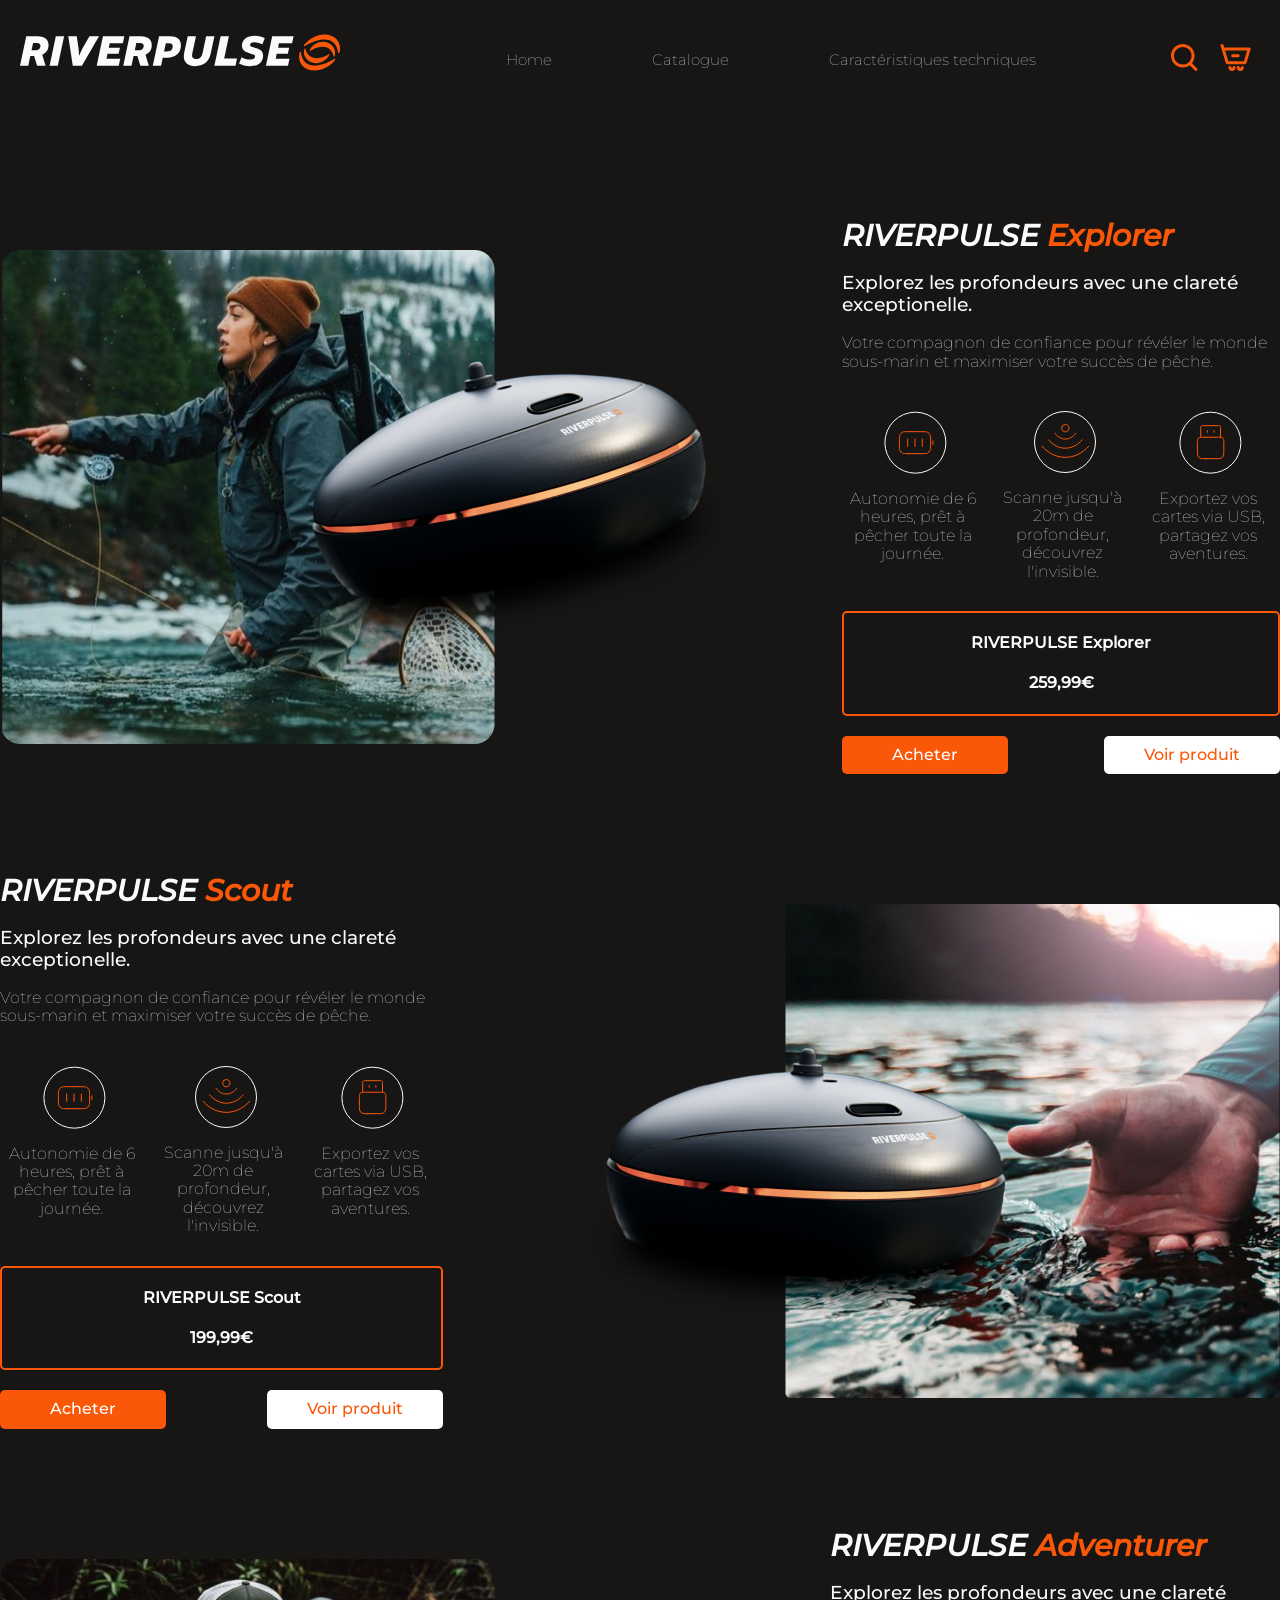
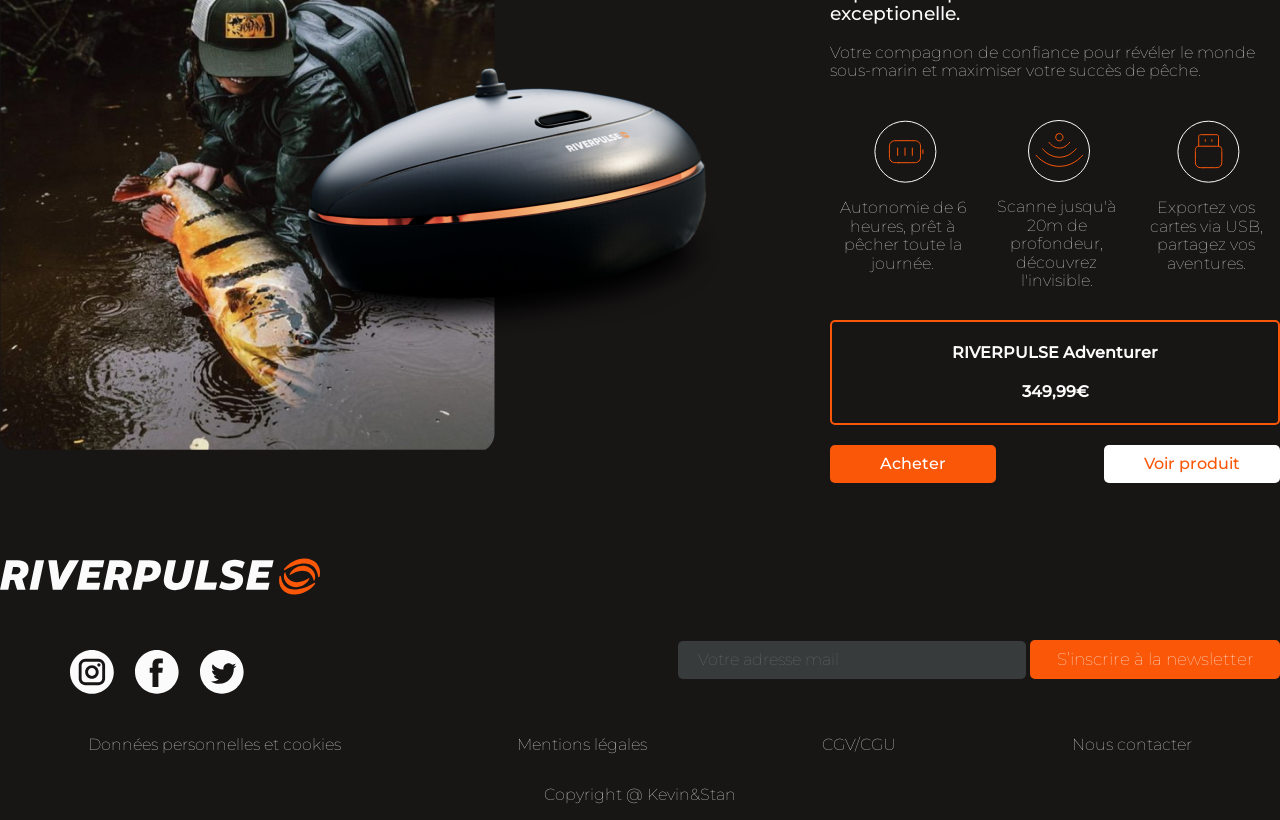
<file: catalogue.html>
<!DOCTYPE html>
<html lang="fr">

<head>

    <meta charset="UTF-8">
    <meta name="viewport" content="width=device-width, initial-scale=1.0">

    <link rel="stylesheet" href="normalize.css">
    <link rel="stylesheet" href="./style.css">


    <title>Catalogue - RiverPulse</title>

</head>

<body>
    <div>
        <header>

            <nav class="container">
                <img class="logo-nav-desktop" src="./img/logo.svg" alt="logo">

                <ul class="navigation-links">
                    <a class="active" href="index.html"><li>Home</li></a>
                    <a href="catalogue.html"><li>Catalogue</li></a>
                    <a href="dataviz.html"><li>Caractéristiques techniques</li></a>
                </ul>
                <div id="menuToggle">
                    <input type="checkbox" />
                    <span></span>
                  <span></span>
                  <span></span>
                  <ul id="menu">
                    <a class="active" href="index.html"><li>Home</li></a>
                    <a href="catalogue.html"><li>Catalogue</li></a>
                    <a href="dataviz.html"><li>Caractéristiques techniques</li></a>
                </ul>
            </div>
            <img class="logo-nav-mobile" src="./img/logo-seul.svg" alt="logo">
                <div class="icons-links">
                    <img src="img/search.svg" alt="icone-recherche">
                    <img src="img/panier.svg" alt="panier">
                </div>
            </nav>

           
        </header>



        <main>

            <section class="catalogue-produit container">
                <img class="spe-img1" src="./img/catalogue-img1.png" alt="femme qui peche et riverpulse">
                <div class="catalogue-description-droite">
                    <div class="catalogue-nom-produit">
                        <h2>RIVERPULSE <span style="color: #FA5708;">Explorer</span></h2>
                    </div>
                    <h3>Explorez les profondeurs avec une clareté exceptionelle.</h3>
                    <p>Votre compagnon de confiance pour révéler le monde sous-marin et maximiser votre succès de pêche.
                    </p>
                    <div class="catalogue-icones">
                        <div class="catalogue-icone-txt">
                            <img src="./img/batterie.svg" alt="icone de batterie">
                            <p>Autonomie de 6 heures, prêt à pêcher toute la journée.</p>
                        </div>

                        <div class="catalogue-icone-txt">
                            <img src="./img/icon-sonar.svg" alt="icone de batterie">
                            <p>Scanne jusqu'à 20m de profondeur, découvrez l'invisible.</p>
                        </div>
                        <div class="catalogue-icone-txt">
                            <img src="./img/usb.svg" alt="icone de batterie">
                            <p>Exportez vos cartes via USB, partagez vos aventures.</p>
                        </div>
                    </div>
                    <div class="catalogue-prix">
                        <h4>RIVERPULSE Explorer</h4>
                        <h4>259,99€</h4>
                    </div>
                    <div class="catalogue-buttons">
                        <button class="catalogue-btn-acheter"><a href="#">Acheter</a></button>
                        <button class="catalogue-btn-voir"><a href="produit.html">Voir produit</a></button>
                    </div>
                </div>
            </section>

            <section class="catalogue-produit spe-reverse container">
                <div class="catalogue-description-gauche">
                    <div class="catalogue-nom-produit">
                        <h2>RIVERPULSE <span style="color: #FA5708;">Scout</span></h2>
                    </div>
                    <h3>Explorez les profondeurs avec une clareté exceptionelle.</h3>
                    <p>Votre compagnon de confiance pour révéler le monde sous-marin et maximiser votre succès de pêche.
                    </p>
                    <div class="catalogue-icones">
                        <div class="catalogue-icone-txt">
                            <img src="./img/batterie.svg" alt="icone de batterie">
                            <p>Autonomie de 6 heures, prêt à pêcher toute la journée.</p>
                        </div>

                        <div class="catalogue-icone-txt">
                            <img src="./img/icon-sonar.svg" alt="icone de batterie">
                            <p>Scanne jusqu'à 20m de profondeur, découvrez l'invisible.</p>
                        </div>
                        <div class="catalogue-icone-txt">
                            <img src="./img/usb.svg" alt="icone de batterie">
                            <p>Exportez vos cartes via USB, partagez vos aventures.</p>
                        </div>
                    </div>
                    <div class="catalogue-prix">
                        <h4>RIVERPULSE Scout</h4>
                        <h4>199,99€</h4>
                    </div>
                    <div class="catalogue-buttons">
                        <button class="catalogue-btn-acheter"><a href="#">Acheter</a></button>
                        <button class="catalogue-btn-voir"><a href="produit.html">Voir produit</a></button>
                    </div>
                </div>
                <img class="spe-img1" src="./img/catalogue-img2.png" alt="femme qui peche et riverpulse">
            </section>

            <section class="catalogue-produit container">
                <img class="spe-img1" src="./img/catalogue-img3.png" alt="femme qui peche et riverpulse">
                <div class="catalogue-description-droite">
                    <div class="catalogue-nom-produit">
                        <h2>RIVERPULSE <span style="color: #FA5708;">Adventurer</span></h2>
                    </div>
                    <h3>Explorez les profondeurs avec une clareté exceptionelle.</h3>
                    <p>Votre compagnon de confiance pour révéler le monde sous-marin et maximiser votre succès de pêche.
                    </p>
                    <div class="catalogue-icones">
                        <div class="catalogue-icone-txt">
                            <img src="./img/batterie.svg" alt="icone de batterie">
                            <p>Autonomie de 6 heures, prêt à pêcher toute la journée.</p>
                        </div>

                        <div class="catalogue-icone-txt">
                            <img src="./img/icon-sonar.svg" alt="icone de batterie">
                            <p>Scanne jusqu'à 20m de profondeur, découvrez l'invisible.</p>
                        </div>
                        <div class="catalogue-icone-txt">
                            <img src="./img/usb.svg" alt="icone de batterie">
                            <p>Exportez vos cartes via USB, partagez vos aventures.</p>
                        </div>
                    </div>
                    <div class="catalogue-prix">
                        <h4>RIVERPULSE Adventurer</h4>
                        <h4>349,99€</h4>
                    </div>
                    <div class="catalogue-buttons">
                        <button class="catalogue-btn-acheter"><a href="#">Acheter</a></button>
                        <button class="catalogue-btn-voir"><a href="produit.html">Voir produit</a></button>
                    </div>
                </div>
            </section>



        </main>



        <footer class="footer container">
            <img class="footer-logo" src="img/logo.svg">
            <div class="social">
                <div class="reseau-social">
                    <img src="img/icon-insta.svg">
                    <img src="img/icon-facebook.svg">
                    <img src="img/icon-twitter.svg">
                </div>
                <div>
                    <input type="mail" placeholder="Votre adresse mail"></input>
                    <button>S’inscrire à la newsletter</button>
                </div>
            </div>
            <div class="mentions-legales">
                <p>Données personnelles et cookies</p>
                <p>Mentions légales</p>
                <p>CGV/CGU</p>
                <p>Nous contacter</p>
            </div>
            <p class="copyright">Copyright @ Kevin&Stan</p>
        </footer>


    </div>
</body>

</html>
</file>
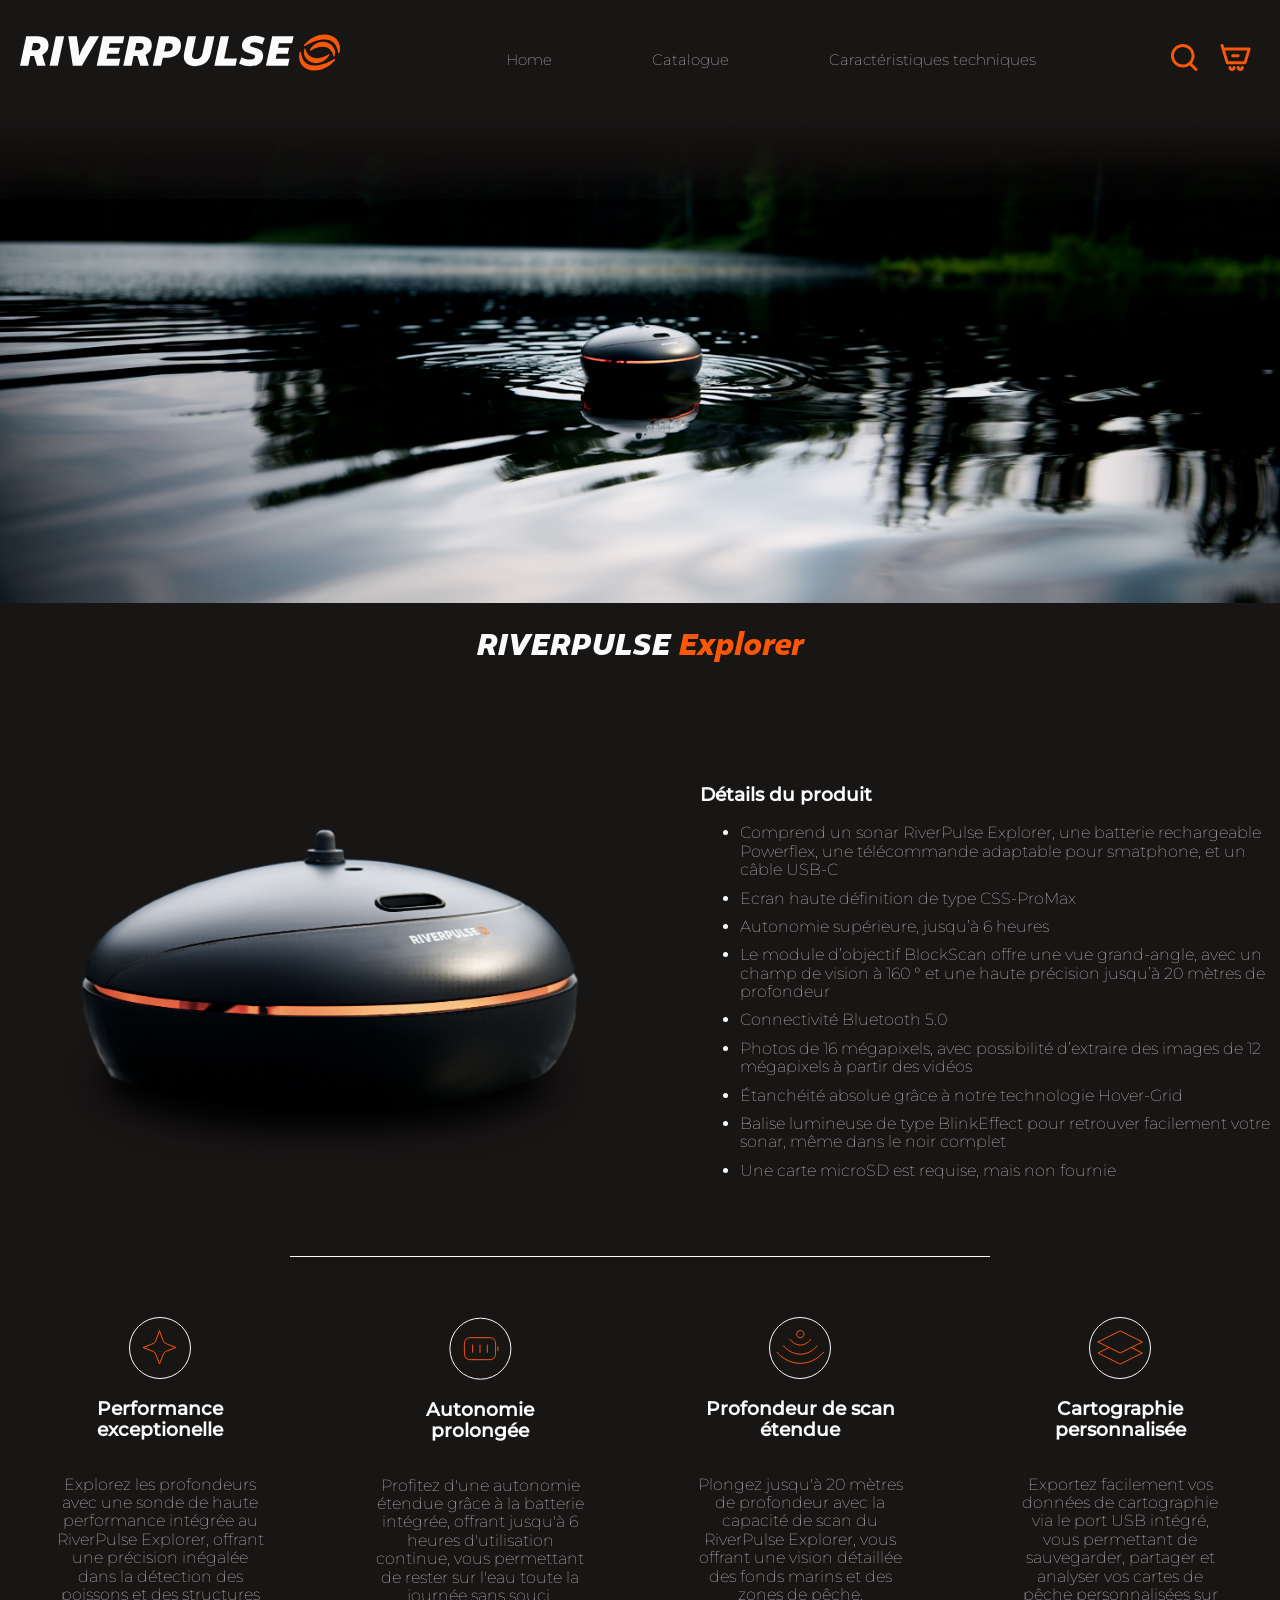
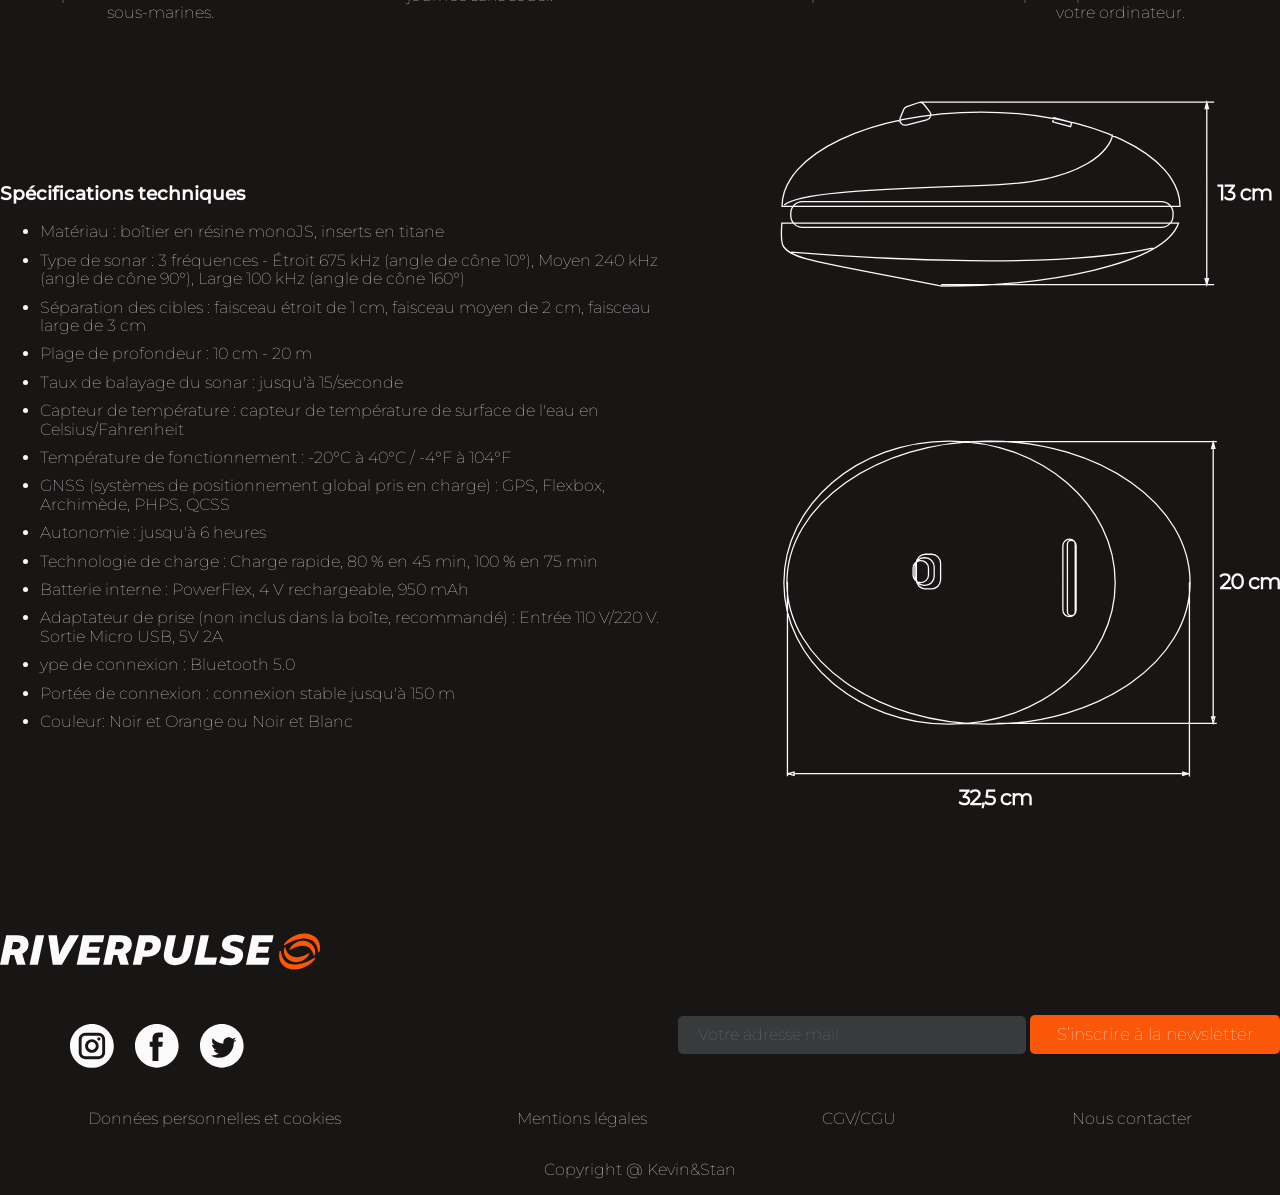
<file: produit.html>
<!DOCTYPE html>
<html lang="fr">

<head>

    <meta charset="UTF-8">
    <meta name="viewport" content="width=device-width, initial-scale=1.0">

    <link rel="stylesheet" href="normalize.css">
    <link rel="stylesheet" href="./style.css">


    <title>Produit - RiverPulse</title>

</head>

<body>
    <div>
        <header>

            <nav class="container">
                <img class="logo-nav-desktop" src="./img/logo.svg" alt="logo">

                <ul class="navigation-links">
                    <a class="active" href="index.html"><li>Home</li></a>
                    <a href="catalogue.html"><li>Catalogue</li></a>
                    <a href="dataviz.html"><li>Caractéristiques techniques</li></a>
                </ul>
                <div id="menuToggle">
                    <input type="checkbox" />
                    <span></span>
                  <span></span>
                  <span></span>
                  <ul id="menu">
                    <a class="active" href="index.html"><li>Home</li></a>
                    <a href="catalogue.html"><li>Catalogue</li></a>
                    <a href="dataviz.html"><li>Caractéristiques techniques</li></a>
                </ul>
            </div>
            <img class="logo-nav-mobile" src="./img/logo-seul.svg" alt="logo">
                <div class="icons-links">
                    <img src="img/search.svg" alt="icone-recherche">
                    <img src="img/panier.svg" alt="panier">
                </div>
            </nav>

           
        </header>



        <main>

            <img class="product-heroshot" src="./img/produit-hero.png" alt="">
            <div class="produit-titre container">
                <h1>RIVERPULSE <span style="color: #FA5708;">Explorer</span></h1>
            </div>
            <div class="produit-container container">
                <div class="produit-carousel">
                    <img src="./img/riverpulse.png" alt="photo du riverpulse">
                </div>
                <div class="produit-details">
                    <h3>Détails du produit</h3>
                    <ul>
                        <li>Comprend un sonar RiverPulse Explorer, une batterie rechargeable Powerflex, une télécommande
                            adaptable pour smatphone, et un câble USB-C</li>
                        <li>Ecran haute définition de type CSS-ProMax</li>
                        <li>Autonomie supérieure, jusqu’à 6 heures</li>
                        <li>Le module d’objectif BlockScan offre une vue grand-angle, avec un champ de vision à 160 ° et
                            une haute précision jusqu’à 20 mètres de profondeur</li>
                        <li>Connectivité Bluetooth 5.0</li>
                        <li>Photos de 16 mégapixels, avec possibilité d’extraire des images de 12 mégapixels à partir
                            des vidéos</li>
                        <li>Étanchéité absolue grâce à notre technologie Hover-Grid</li>
                        <li>Balise lumineuse de type BlinkEffect pour retrouver facilement votre sonar, même dans le
                            noir complet</li>
                        <li>Une carte microSD est requise, mais non fournie</li>
                    </ul>
                </div>
            </div>

            <div class="trait"></div>

            <div class="produit-icones container">
                <div class="produit-icone-card">
                    <img src="./img/icon-etoile.svg" alt="icone d'une étoile">
                    <h3>Performance exceptionelle</h3>
                    <p>Explorez les profondeurs avec une sonde de haute performance intégrée au RiverPulse Explorer,
                        offrant une précision inégalée dans la détection des poissons et des structures sous-marines.
                    </p>
                </div>
                <div class="produit-icone-card">
                    <img src="./img/batterie.svg" alt="icone d'une batterie">
                    <h3>Autonomie prolongée</h3>
                    <p>Profitez d'une autonomie étendue grâce à la batterie intégrée, offrant jusqu'à 6 heures
                        d'utilisation continue, vous permettant de rester sur l'eau toute la journée sans souci.
                    </p>
                </div>
                <div class="produit-icone-card">
                    <img src="./img/icon-sonar.svg" alt="icone d'ondes">
                    <h3>Profondeur de scan étendue</h3>
                    <p>Plongez jusqu'à 20 mètres de profondeur avec la capacité de scan du RiverPulse Explorer, vous
                        offrant une vision détaillée des fonds marins et des zones de pêche.
                    </p>
                </div>
                <div class="produit-icone-card">
                    <img src="./img/icon-carte.svg" alt="icone de cartographie">
                    <h3>Cartographie personnalisée</h3>
                    <p>Exportez facilement vos données de cartographie via le port USB intégré, vous permettant de
                        sauvegarder, partager et analyser vos cartes de pêche personnalisées sur votre ordinateur.
                    </p>
                </div>
            </div>

            

            <div class="produit-spec-container container">
                <div class="produit-specifications">
                    <h3>Spécifications techniques</h3>
                    <ul>
                        <li>Matériau : boîtier en résine monoJS, inserts en titane</li>
                        <li>Type de sonar : 3 fréquences - Étroit 675 kHz (angle de cône 10°), Moyen 240 kHz (angle de
                            cône 90°), Large 100 kHz (angle de cône 160°)</li>
                        <li>Séparation des cibles : faisceau étroit de 1 cm, faisceau moyen de 2 cm, faisceau large de 3
                            cm</li>
                        <li>Plage de profondeur : 10 cm - 20 m</li>
                        <li>Taux de balayage du sonar : jusqu'à 15/seconde</li>
                        <li>Capteur de température : capteur de température de surface de l'eau en Celsius/Fahrenheit
                        </li>
                        <li>Température de fonctionnement : -20°C à 40°C / -4°F à 104°F</li>
                        <li>GNSS (systèmes de positionnement global pris en charge) : GPS, Flexbox, Archimède, PHPS,
                            QCSS</li>
                        <li>Autonomie : jusqu'à 6 heures</li>
                        <li>Technologie de charge : Charge rapide, 80 % en 45 min, 100 % en 75 min</li>
                        <li>Batterie interne : PowerFlex, 4 V rechargeable, 950 mAh</li>
                        <li>Adaptateur de prise (non inclus dans la boîte, recommandé) : Entrée 110 V/220 V. Sortie
                            Micro USB, 5V 2A</li>
                        <li>ype de connexion : Bluetooth 5.0</li>
                        <li>Portée de connexion : connexion stable jusqu'à 150 m</li>
                        <li>Couleur: Noir et Orange ou Noir et Blanc</li>
                    </ul>
                </div>
                <div class="produit-vuetech-image">
                    <img src="./img/vue-technique.svg" alt="vue de coupe et du dessus du produit">
                </div>
            </div>

        </main>



        <footer class="footer container">
            <img class="footer-logo" src="img/logo.svg">
            <div class="social">
                <div class="reseau-social">
                    <img src="img/icon-insta.svg">
                    <img src="img/icon-facebook.svg">
                    <img src="img/icon-twitter.svg">
                </div>
                <div>
                    <input type="mail" placeholder="Votre adresse mail"></input>
                    <button>S’inscrire à la newsletter</button>
                </div>
            </div>
            <div class="mentions-legales">
                <p>Données personnelles et cookies</p>
                <p>Mentions légales</p>
                <p>CGV/CGU</p>
                <p>Nous contacter</p>
            </div>
            <p class="copyright">Copyright @ Kevin&Stan</p>
        </footer>


    </div>
</body>

</html>
</file>
<file: style.css>
@font-face {
    font-family: "Montserrat";
    src: url("fonts/Montserrat-Medium.ttf");
    font-weight: normal;
    font-style: normal;
}
@font-face {
    font-family: "Montserrat";
    src: url("fonts/Montserrat-Thin.ttf");
    font-weight: 100;
    font-style: normal;
}
@font-face {
    font-family: "Montserrat";
    src: url("fonts/Montserrat-MediumItalic.ttf");
    font-weight: normal;
    font-style: italic;
}
@font-face {
    font-family: "Altivo";
    src: url("fonts/altivo-bold-italic.ttf");
    font-weight: bold;
    font-style: italic;
}

* {
    box-sizing: border-box;
}


/* PAGE HOME */
body {
    background-color: #181515;
    font-family: "Montserrat";
    font-weight: 100;
    color: #FBFBFB;
}

.container {
    max-width: 1300px;
    color: #FBFBFB;
    margin: auto;
}

/* NAV */

nav {
    display: flex;
    justify-content: space-between;
    align-items: center;
    padding: 20px;
    margin: 0;
}

.logo-nav-desktop {
    padding-bottom: 15px;
}

.logo-nav-mobile {
    display: none;
}

.navigation-links {
    display: flex;
    flex-direction: row;
    list-style: none;
    align-items: center;
}

.navigation-links li {
    align-items: center;
}

.navigation-links a {
    text-decoration: none;
    color: #FBFBFB;
    padding: 15px 50px 15px 50px;
    font-size: 15px;
    border-bottom: transparent 5px;
}
.navigation-links a:hover{
    color: #FA5708;
}

.active a {
    border-bottom: #FA5708 solid 5px;
}

#menuToggle {
    display: none;
}

/* HOME */

.titre-heroshot h1 {
    font-family: "Altivo";
    font-weight: bold;
    font-style: italic;
    font-size: 70px;
    color: #FA5708;
    margin: 0;
}
.home-container h2 {
    font-weight: normal;
    font-size: 25px;
    text-align: center;
    margin-top: 50px;
    font-size: 35px;
}
.titreh2 {
    margin-top: 25px;
    margin-bottom: -25px;
}
.home-container span {
    color: #FA5708;
    font-family: "Altivo";
    font-weight: bold;
    font-style: italic;

}
.heroshot {
    background-image: url(img/heroshot.png);
    background-size: cover;
    margin: 0;
    width: 100vw;
    height: 90vh;
}

.titre-heroshot {
    padding-top: 300px;
}

.heroshot h4 {
    /* font-family: "montserrat-medium"; */
    font-size: 18px;
    margin: 0;
}

.btn-catalogue {
    display: flex;
    flex-direction: column;
    align-items: center;
    margin-top: 100px;
}
.btn-catalogue a {
    background-color: #FA5708;
    border: 0;
    color: #FBFBFB;
    padding: 15px;
    border-radius: 5px;
    width: 200px;
    text-decoration: none;
    font-family: "Montserrat";
    font-weight: normal;
    font-style: normal;
    text-align: center;
}
.button {
    /* font-family: "montserrat-medium"; */
    font-size: 20px;
}
.btn-catalogue img {
    padding-top: 90px;
    width: 40px;
}
.btn-catalogue a:hover {
    background-color: #FBFBFB;
    color: #FA5708;
    transform: scale(1.2);
    transition: transform 330ms ease-in-out;
}
.button1 :hover {
    background-color: #FBFBFB;
    color: #FA5708;
    transform: scale(1.1);
    transition: transform 330ms ease-in-out;
}
.presentation1 {
    display: flex;
    flex-direction: row;
    align-items: center;
    margin-top: 0;
}

.presentation1 h2 {
    margin: 0;
}
.presentation1 p {
    /* font-family: "montserrat-thin"; */
    font-size: 18px;
}
.presentation1 button {
    font-family: "Montserrat";
    font-weight: 100;
    font-style: normal;
    background-color: #FA5708;
    border: 0;
    color: #FBFBFB;
    padding: 15px;
    border-radius: 5px;
    width: 180px;
    margin-top: 0;
    margin-top: 40px;
}
.backtop {
    margin-top: -65px;
}
.img-container1 {
    margin: 35px;
}
.text1 {
    display: flex;
    flex-direction: column;
}
.text1 h2 {
    font-family: "Altivo";
    font-weight: bold;
    font-style: italic;
    font-size: 32px;
}
.icone-home {
    display: flex;
    justify-content: center;
}

.icone-home img {
    padding: 15px;
}

.button1 {
    display: flex;
    justify-content: end;
}
.button1 a {
    text-decoration: none;
    color: #FBFBFB;
}

.icone-home1 {
    display: flex;
    align-items: center;
    justify-content: center;
}

.icone-home1 img {
    padding: 15px;
}

.reassurance {
    display: flex;
    flex-direction: row;
    justify-content: center;
    text-align: center;
    margin-top: 50px;
    margin-bottom: 50px;
}

.reassurance div {
    display: flex;
    flex-direction: column;
    padding-left: 50px;
    align-items: center;
}

.reassurance img {
    width: 75px;
}


/* FIN PAGE HOME */


/* PAGE CATALOGUE */

.catalogue-produit {
    display: flex;
    margin: 100px auto 75px auto;
    align-items: center;
}

.catalogue-description-droite {
    padding: 0 0 0 100px;
}

.catalogue-description-gauche {
    padding: 0 140px 0 0;
}

.catalogue-nom-produit {
    display: flex;
    font-style: italic;
    font-size: 20px;
}

.catalogue-nom-produit h2 {
    margin: 0;
}

.catalogue-description-droite h3 {
    font-family: "Montserrat";
    font-weight: 400;
}

.catalogue-description-droite p {
    margin-bottom: 40px;
}

.catalogue-description-gauche h3 {
    font-family: "Montserrat";
    font-weight: 400;
}

.catalogue-description-gauche p {
    margin-bottom: 40px;
}

.catalogue-icones {
    display: flex;
    justify-content: space-between;
}

.catalogue-icone-txt {
    display: flex;
    flex-direction: column;
    align-items: center;
}

.catalogue-icone-txt p {
    padding: 0 5px 10px 0;
    text-align: center;
    margin-bottom: 20px;
}

.catalogue-prix {
    border: #FA5708 solid 2px;
    border-radius: 5px;
    text-align: center;
    margin-bottom: 20px;
}

.catalogue-buttons {
    display: flex;
    justify-content: space-between;
    margin-top: 10px;
}
.catalogue-buttons a {
    text-decoration: none;
}
.catalogue-btn-acheter :hover {
    background-color: #FBFBFB;
    color: #FA5708;
    transform: scale(1.2);
    transition: transform 330ms ease-in-out;
}
.catalogue-btn-voir :hover {
    background-color:#FA5708;
    color: #FBFBFB;
    transform: scale(1.2);
    transition: transform 330ms ease-in-out;
}

.catalogue-btn-acheter {
    background-color: #FA5708;
    border-radius: 5px;
    color: white;
    border: 0;
    padding: 10px 50px 10px 50px;
}

.catalogue-btn-acheter a {
    color: white;
}

.catalogue-btn-acheter:hover{
    background-color: #FBFBFB;
    color: #FA5708;
}

.catalogue-btn-voir {
    background-color: white;
    border-radius: 5px;
    color: #FA5708;
    border: 0;
    padding: 10px 40px 10px 40px;
}

.catalogue-btn-voir a {
    color: #FA5708;
}

.catalogue-btn-voir:hover{
    background-color: #FA5708;
    color: #FBFBFB;
}


/* PAGE PRODUIT */

.product-heroshot {
    width: 100vw;
}

.produit-titre {
    text-align: center;
    font-family: "Altivo";
    font-style: italic;
}

.produit-container {
    display: flex;
    margin: 100px auto 60px auto;
    align-items: center;
}

.produit-carousel img {
    width: 650px;
}

.produit-details {
    margin-left: 50px;
}

.produit-details h3 {
    font-weight: bold;
}

.produit-details li {
    margin-bottom: 10px;
}

.produit-icones {
    display: flex;
    flex-direction: row;
    justify-content: space-around;
    margin: 60px auto 60px auto;
}

.produit-icone-card {
    display: flex;
    flex-direction: column;
    align-items: center;
    margin: 0 20px 0 20px;
    width: 210px;
}

.produit-icone-card h3 {
    text-align: center;
    }

.produit-icone-card p {
text-align: center;
}

.produit-spec-container {
    display: flex;
    margin: 60px auto 120px auto;
    align-items: center;
}

.produit-specifications {
    margin-right: 100px;
}

.produit-specifications li {
    margin-bottom: 10px;
}

.produit-vuetech-image img {
    width: 500px;
}





/* PAGE DATAVIZ */
.dataviz1 {
    margin-bottom: 100px;
    text-align: center;
}
.dataviz1 h2 {
    font-family: "Altivo";
    font-weight: bold;
    font-style: italic;
    font-size: 32px;
    margin-top: 80px;
}
.dataviz1 span, .titre-dataviz span {
    color: #FA5708;
}
.titre-dataviz {
    display: flex;
    justify-content: center;
    text-align: center;
    margin-top: 25px;
}
.dataviz-heroshot {
    display: flex;
    flex-direction: row;
    margin-right: 330px;
}

.dataviz-heroshot img {
    width: 1300px;
    height: auto;
}

.text-dataviz {
    display: flex;
    flex-direction: column;
    font-family: "Montserrat";
    font-weight: 100;
    font-style: normal;
    font-size: 18px;
    margin-right: 0;
    text-align: start;
}
.text-dataviz p {
    margin-bottom: 62px;
}
.btn-dataviz-1 {
    text-align: end;
}
.button2 {
    background-color: #FA5708;
    border: 0;
    color: #FBFBFB;
    padding: 15px;
    border-radius: 5px;
    width: 200px;
    text-decoration: none;
    font-family: "Montserrat";
    font-weight: normal;
    font-style: normal;
    text-align: center;
    font-size: 15px;
}
.blanc {
    color: #FA5708;
    background-color: #FBFBFB;
}
.fleche {
    display: flex;
    justify-content: center;
    margin-top: 25px;
}
.trait {
    border-top: 1px solid #FBFBFB;
    width : 700px;
    margin: auto;
} 
.dataviz-2 {
    margin-top: -100px;
}
.dataviz-3 {
    margin-top: 0px;
}
.data-viz-heroshot-mobile {
    display: none;
}

.img-dataviz1-mobile {
    display: none;
}

.img-dataviz3-mobile {
    display: none;
}
/* FIN PAGE DATAVIZ */

/* FOOTER */
footer p {
    text-align: center;
}
footer button {
    font-family: "Montserrat";
    font-weight: 100;
    font-style: normal;
    font-size: 17px;
    background-color: #FA5708;
    border: 0;
    color: #FBFBFB;
    padding: 10px;
    border-radius: 5px;
    width: 250px;
    margin-top: 0;
}
footer input{
    font-family: "Montserrat";
    font-weight: 100;
    font-style: normal;
    border : 0;
    color: #6A6D6D;
    background-color: #373B3C;
    padding-right: 110px;
    padding-top: 10px;
    padding-bottom: 10px;
    padding-left: 20px;
    border-radius: 5px;
}
.social {
    display: flex;
    flex-direction: row;
    justify-content: space-between;
    align-items: center;
}
.reseau-social {
    display: flex;
    flex-direction: row;
    margin-left: 50px;
    margin-top: 50px;
    margin-bottom: 25px;
}
.reseau-social img {
    margin-left: 20px;
    width: 45px;
}
.mentions-legales {
    display: flex;
    flex-direction: row;
    justify-content: space-around;
}
/* FIN FO0TER */
/* RESPONSIVE */
@media screen and (max-width: 765px){

    /* RESPONSIVE PRODUIT */
    nav {
        height: 60px;
    }
    .logo-nav-desktop {
        display: none;
    }
    .logo-nav-mobile {
        display: flex;
        align-items: center;
    }
    .product-heroshot {
        height: 500px;
        object-fit: cover;
    }
    .produit-container {
        flex-direction: column;
        margin: 30px auto 30px auto;
    }
    .produit-carousel img{
        width: 400px;
    }
    .produit-details {
        margin: 0 25px 0 25px;
    }
    .produit-icones {
        flex-wrap: wrap;
    }
    .produit-icone-card {
        margin: 20px;
    }
    .produit-spec-container {
        flex-direction: column-reverse;
    }
    .produit-specifications {
        margin: 0 25px 0 25px;
    }
    .produit-vuetech-image img {
        width: 325px;
    }

    /* RESPONSIVE HOME */
    .titre-heroshot {
        margin: 0 20px 0 20px;
        padding-top: 150px;
    }
    .btn-catalogue {
        margin-top: 50px;
    }
    .btn-catalogue img {
        display: none;
    }
    .presentation1 {
        flex-direction: column;
    }
    .text1 {
        margin: 0 25px 0 25px;
        padding-top: 40px;
    }
    .backtop {
        flex-direction: column-reverse;
    }
    .spe {
        margin-left: 96px;
    }
    .spe-img-hand {
        width: 450px;
        padding-right: 65px;
    }
    .spe2 {
        margin-right: 250px;
    }
    .spe3 {
        margin-right: 100px;
    }
    .spe3 img {
        width: 130%;
    }
    .home-container h2 {
        margin: 50px 20px 0 20px;
    }
    .reassurance div {
        padding: 20px;
    }
    h2.river-h2{
        margin-top: -35px;
    }
    /* RESPONSIVE CATALOGUE */
    .catalogue-produit {
        margin: 70px 25px 75px 25px;
        justify-content: center;
        flex-direction: column;
    }
    .spe-reverse {
        margin: 70px 25px 75px 25px;
        justify-content: center;
        flex-direction: column-reverse;
    }
    .catalogue-description-droite {
        padding: 0 0 0 0px;
        margin-top: 25px;
    }
    .spe-img1 {
        width: 100%; 
    }
    .catalogue-description-gauche {
        padding: 0 0 0 0px;
        margin-top: 25px;
    }
    /* RESPONSIVE DATA VI*/
    .data-viz-heroshot-mobile {
        display: flex;
        }

    .data-viz-heroshot-desktop {
            display: none;
            }
    .dataviz-heroshot {
        flex-direction: column;
    }
    .dataviz-heroshot img {
        max-width: 404px;
      }
    .text-dataviz {
        margin: 0 80px 0 80px;
    }
    .dataviz-heroshot {
        margin-right: 0px;
    }
    .text-dataviz p {
        margin-bottom: 0px;
    }
    .btn-dataviz-1 {
        text-align: center;
        margin: 25px;
    }

.btn-dataviz-1 a {
    margin: 0 10px 0 10px;
}

    h2 .riverpulse-img-spe {
        margin-top: 0;
    }

    .fleche {
        display: none;
    }

    .dataviz-1 {
        display: flex;
        justify-content: center;
    }

    .dataviz-3 {
        display: flex;
        justify-content: center;
    }

    .img-dataviz1-mobile {
        display: flex;
        max-width: 450px;
    }

    .img-dataviz2 {
        max-width: 450px;
    }

    .img-dataviz3-mobile {
        display: flex;
    }

    .img-dataviz1-desktop {
        display: none;
    }

    .img-dataviz3-desktop {
        display: none;
    }

    .dataviz-soustitre3 {
        margin: 40px 40px 20px 40px !important;
    }

.dataviz-soustitre {
    margin: 20px 40px 80px 40px !important;
}

.dataviz-soustitre2 {
    margin: 20px 40px 0 40px !important;
}

.titre-dataviz {
    margin: 0;
}

/*RESPONSIVE NAV */

.navigation-links {
    display: none;
}

#menuToggle {
  display: block;
  position: relative;
  top: 5px;
  left: 0px;
  
  z-index: 1;
  
  -webkit-user-select: none;
  user-select: none;
}

#menuToggle a {
  text-decoration: none;
  color: #FBFBFB;
  
  transition: color 0.3s ease;
}



#menuToggle input {
  display: block;
  width: 40px;
  height: 32px;
  position: absolute;
  top: -7px;
  left: -5px;
  
  cursor: pointer;
  
  opacity: 0;
  z-index: 2;
  
  -webkit-touch-callout: none;
}


#menuToggle span {
  display: block;
  width: 33px;
  height: 4px;
  margin-bottom: 5px;
  position: relative;
  
  background: #FA5708;
  border-radius: 3px;
  
  z-index: 1;
  
  transform-origin: 4px 0px;
  
  transition: transform 0.5s cubic-bezier(0.77,0.2,0.05,1.0),
              background 0.5s cubic-bezier(0.77,0.2,0.05,1.0),
              opacity 0.55s ease;
}

#menuToggle span:first-child {
  transform-origin: 0% 0%;
}

#menuToggle span:nth-last-child(2) {
  transform-origin: 0% 100%;
}

#menuToggle input:checked ~ span {
  opacity: 1;
  transform: rotate(45deg) translate(-2px, -1px);
  background: #FA5708;
}

#menuToggle input:checked ~ span:nth-last-child(3) {
  opacity: 0;
  transform: rotate(0deg) scale(0.2, 0.2);
}

#menuToggle input:checked ~ span:nth-last-child(2) {
  transform: rotate(-45deg) translate(0, -1px);
}

#menu {
  position: absolute;
  width: 1000px;
  margin: -100px 0 0 -250px;
  padding: 110px 245px 10px 245px;
  
  
  background: #181515;
  list-style-type: none;
  -webkit-font-smoothing: antialiased;
  
  transform-origin: 0% 0%;
  transform: translate(-100%, 0);
  
  transition: transform 0.5s cubic-bezier(0.77,0.2,0.05,1.0);
}

#menu li {
  padding: 10px 0;
  font-size: 22px;
}

#menuToggle input:checked ~ ul {
  transform: none;
}



    /* RESPONSIVE FOOTER */

    .footer-logo {
        width: 190px;
    }

    .footer {
        text-align: center;
    }

    .social {
        display: flex;
        flex-direction: column;
    }

    .reseau-social {
        margin-left: 0;

    }

    .reseau-social img {
        margin: 0 20px 0 20px;
    }

    footer input {
        margin-bottom: 10px;
    }

    .mentions-legales {
        display: flex;
        flex-wrap: wrap;
        margin: 30px 25px 0 25px;
    }

    .mentions-legales p {
        margin: 10px 20px 10px 20px;
    }

    .copyright p {
        font-size: x-small;
        margin-top: 20px;
    }
}
</file>
